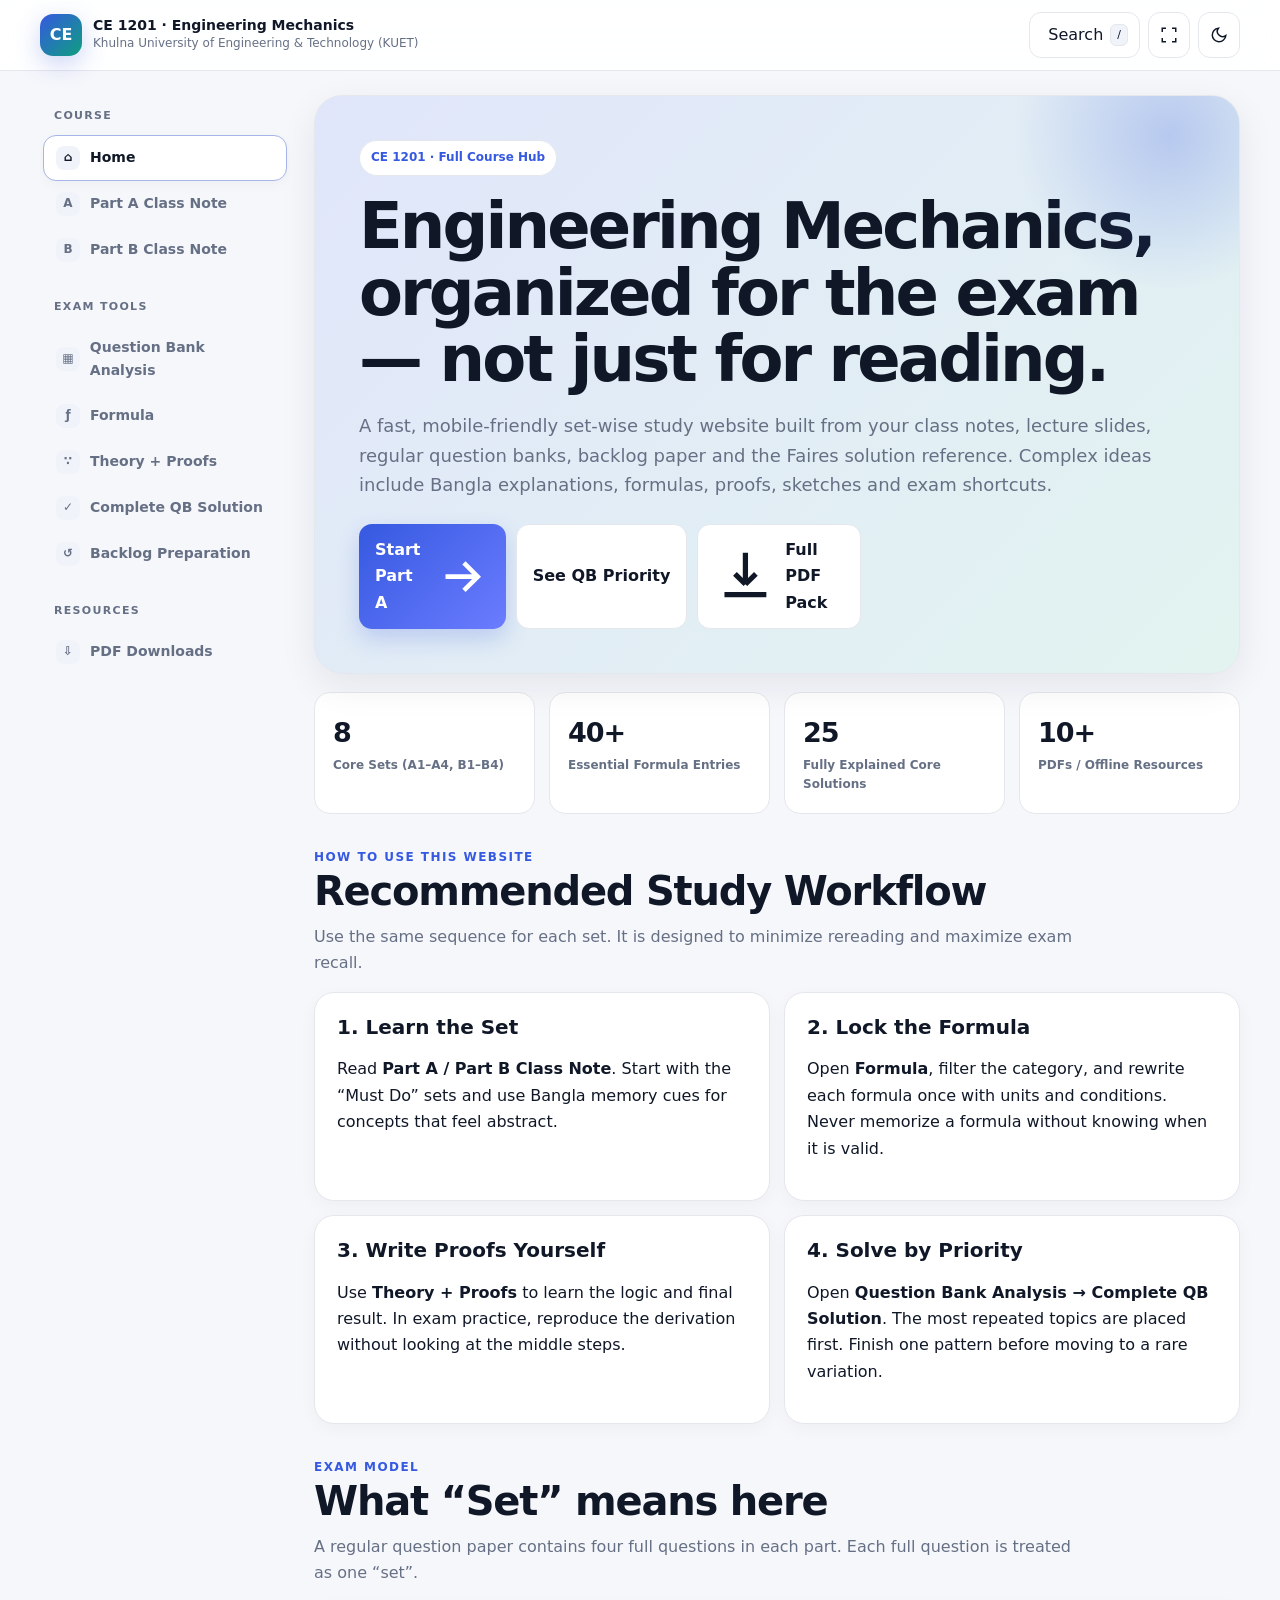
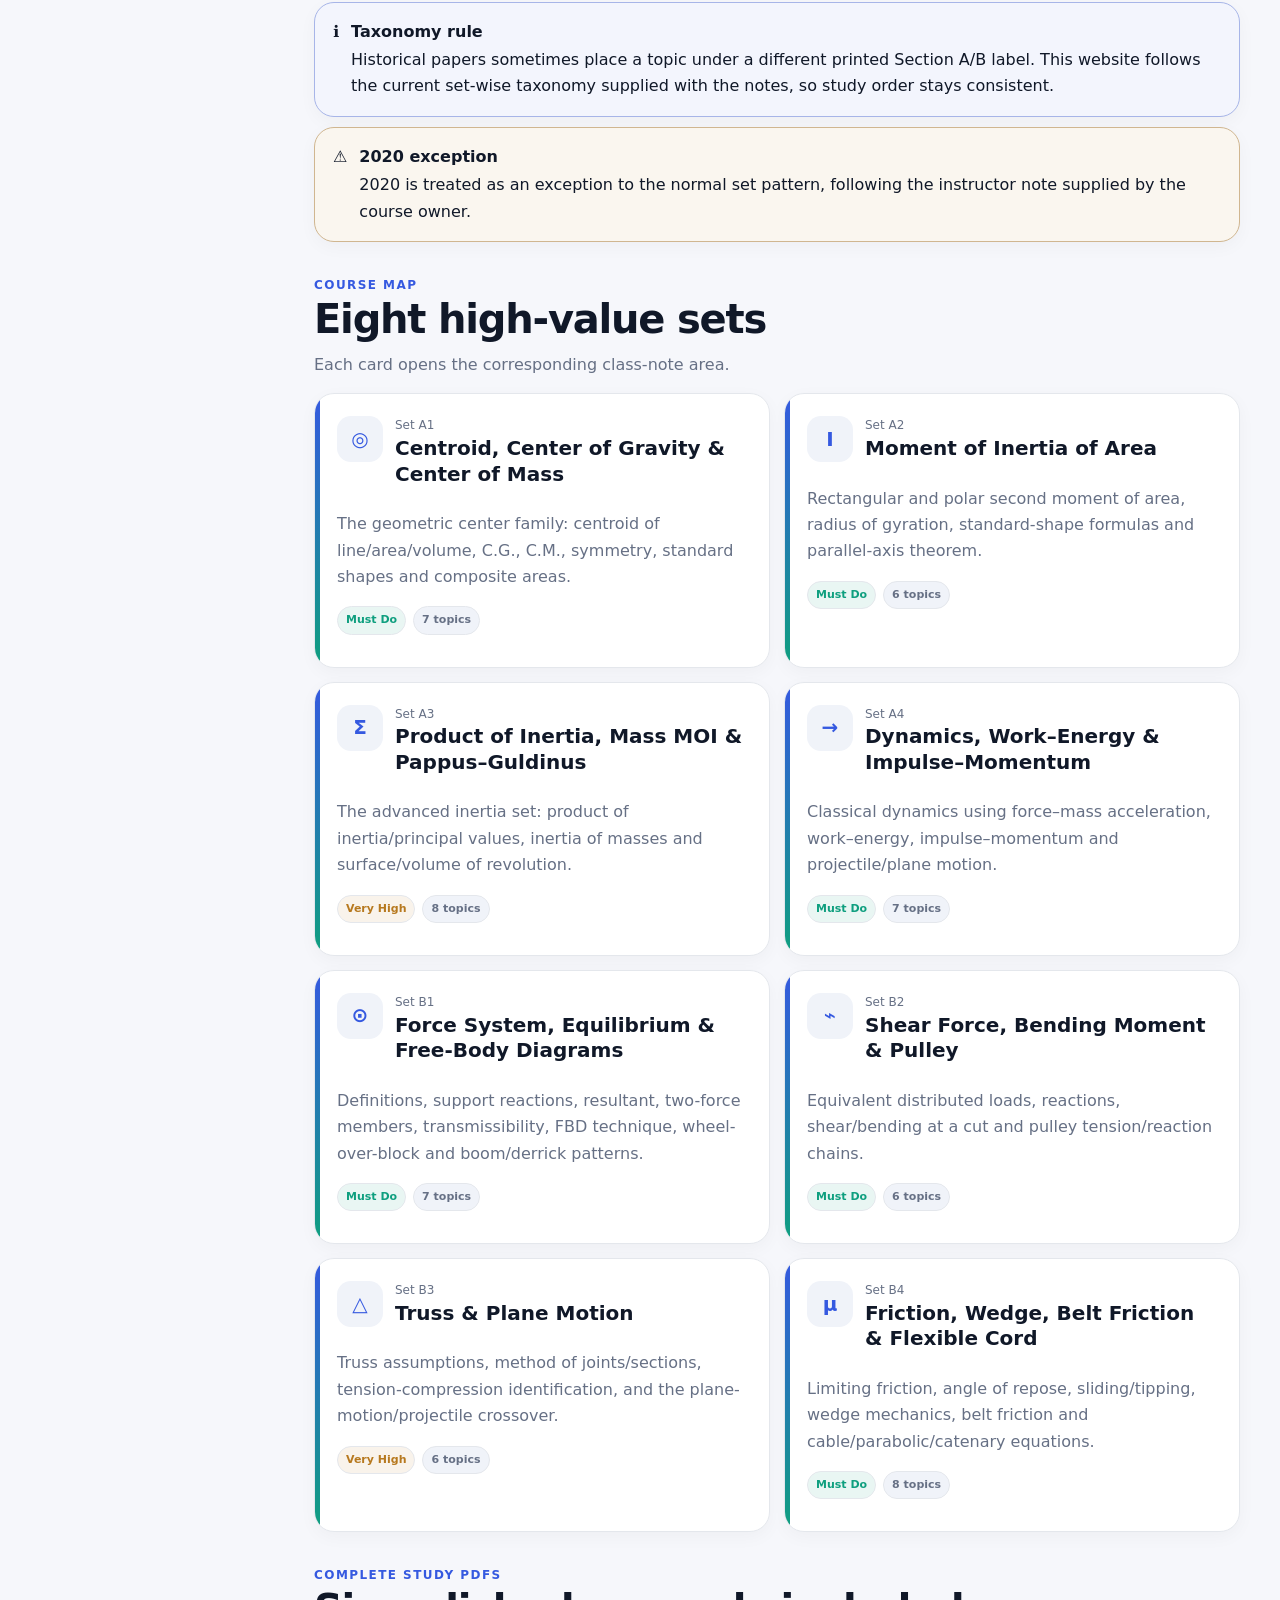
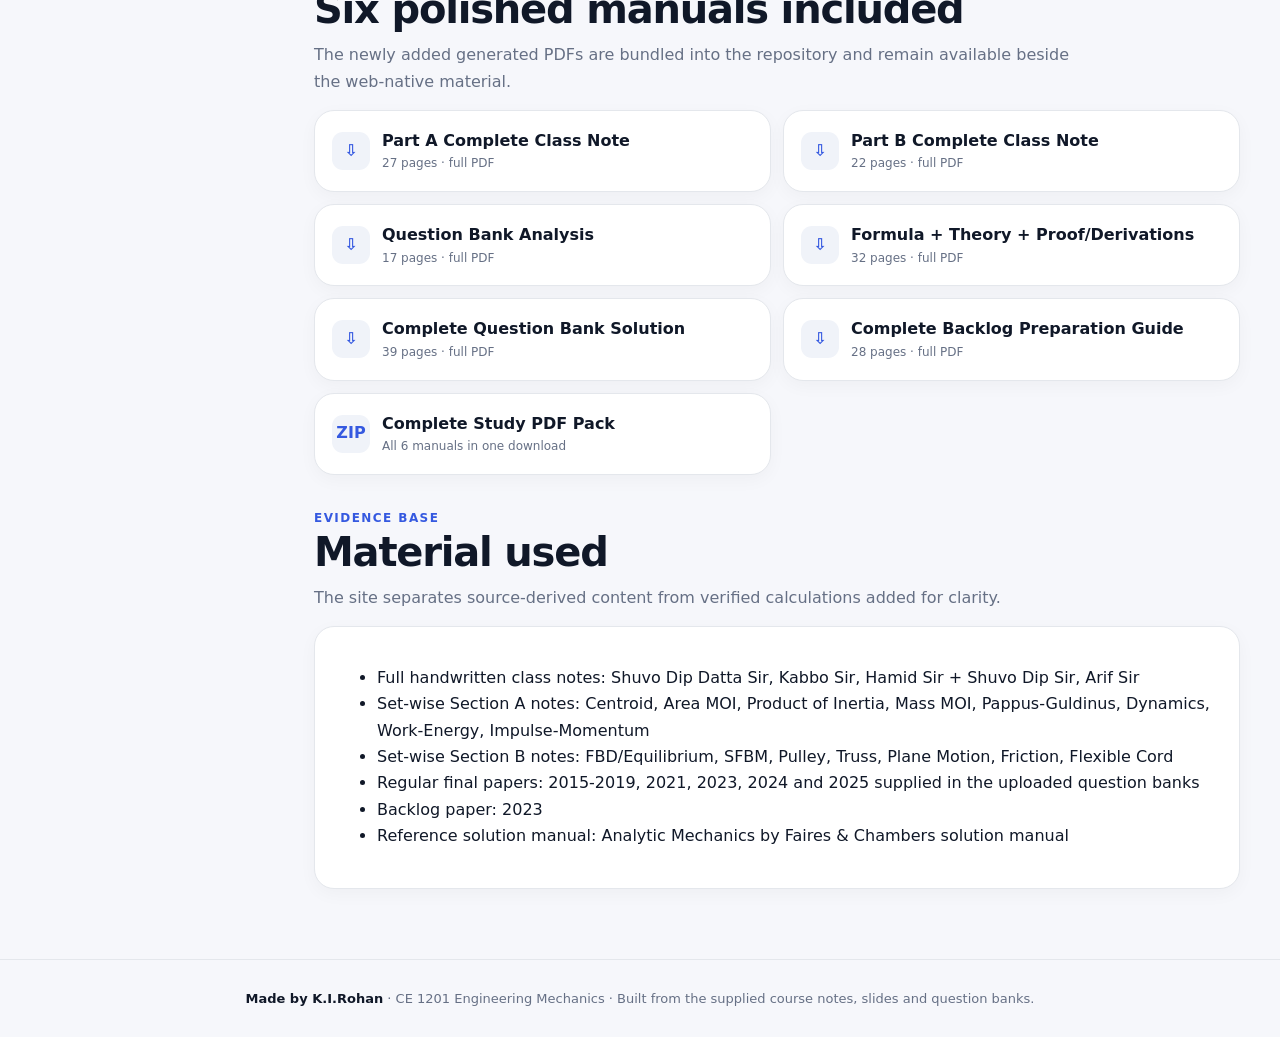
<file: index.html>
<!doctype html>
<html lang="en" data-theme="light">
<head>
  <meta charset="utf-8">
  <meta name="viewport" content="width=device-width,initial-scale=1,viewport-fit=cover">
  <meta name="theme-color" content="#3559e0">
  <meta name="description" content="CE 1201 Engineering Mechanics full course hub: set-wise notes, question bank analysis, formula, proofs, solutions and backlog preparation.">
  <title>CE 1201 · Engineering Mechanics</title>
  <link rel="manifest" href="manifest.webmanifest">
  <link rel="stylesheet" href="assets/css/styles.css">
</head>
<body>
  <noscript><div style="padding:2rem;font-family:system-ui">This study website needs JavaScript enabled.</div></noscript>
  <script src="assets/js/data.js"></script>
  <script src="assets/js/pdf-index.js"></script>
  <script src="assets/js/app.js"></script>
</body>
</html>
</file>
<file: assets/css/styles.css>
:root{
  --bg:#f6f7fb;--surface:#ffffff;--surface2:#f0f3f9;--text:#101828;--muted:#667085;--line:#e4e7ec;
  --primary:#3559e0;--primary2:#6b7cff;--accent:#0f9f7f;--warn:#b7791f;--danger:#c2415d;
  --shadow:0 12px 36px rgba(15,23,42,.08);--radius:20px;--radius-sm:12px;--max:1240px;
}
[data-theme="dark"]{
  --bg:#0b1020;--surface:#11182b;--surface2:#172036;--text:#eef2ff;--muted:#a7b0c5;--line:#26324c;
  --primary:#8da2ff;--primary2:#5f79ff;--accent:#55d8ba;--warn:#f3bf61;--danger:#ff8aa0;
  --shadow:0 18px 48px rgba(0,0,0,.28)
}
*{box-sizing:border-box}html{scroll-behavior:smooth}body{margin:0;background:var(--bg);color:var(--text);font-family:Inter,ui-sans-serif,system-ui,-apple-system,"Segoe UI",Roboto,"Noto Sans Bengali","Noto Sans",Arial,sans-serif;line-height:1.65;transition:background .25s,color .25s}a{color:inherit}button,input{font:inherit}.app-shell{min-height:100vh}.topbar{position:sticky;top:0;z-index:50;background:color-mix(in srgb,var(--surface) 90%,transparent);backdrop-filter:blur(18px);border-bottom:1px solid var(--line)}.topbar-inner{max-width:var(--max);margin:auto;display:flex;align-items:center;gap:14px;padding:12px 20px}.brand{display:flex;align-items:center;gap:11px;text-decoration:none;min-width:0}.brand-mark{width:42px;height:42px;border-radius:13px;display:grid;place-items:center;background:linear-gradient(135deg,var(--primary),var(--accent));color:white;font-weight:900;box-shadow:0 8px 24px rgba(53,89,224,.25)}.brand-text{min-width:0}.brand-text b{display:block;font-size:14px;line-height:1.2}.brand-text span{display:block;color:var(--muted);font-size:12px;white-space:nowrap;overflow:hidden;text-overflow:ellipsis}.nav-actions{margin-left:auto;display:flex;gap:8px}.icon-btn,.pill-btn{border:1px solid var(--line);background:var(--surface);color:var(--text);border-radius:12px;padding:9px 11px;cursor:pointer;display:inline-flex;align-items:center;justify-content:center;gap:7px;transition:.2s}.icon-btn:hover,.pill-btn:hover{transform:translateY(-1px);border-color:var(--primary);box-shadow:0 6px 18px rgba(53,89,224,.10)}.icon-btn svg{width:18px;height:18px}.mobile-menu{display:none}.layout{max-width:var(--max);margin:auto;display:grid;grid-template-columns:250px minmax(0,1fr);gap:24px;padding:24px 20px 70px}.sidebar{position:sticky;top:82px;height:calc(100vh - 102px);overflow:auto;padding:4px}.side-group{margin-bottom:18px}.side-label{font-size:11px;color:var(--muted);font-weight:800;letter-spacing:.12em;text-transform:uppercase;padding:8px 10px}.side-link{display:flex;align-items:center;gap:10px;text-decoration:none;color:var(--muted);padding:10px 12px;border-radius:12px;margin:2px 0;font-size:14px;font-weight:650;transition:.18s}.side-link:hover,.side-link.active{background:var(--surface);color:var(--text);box-shadow:0 4px 14px rgba(0,0,0,.04)}.side-link.active{outline:1px solid color-mix(in srgb,var(--primary) 35%,var(--line))}.side-icon{width:24px;height:24px;display:grid;place-items:center;border-radius:8px;background:var(--surface2);font-size:12px}.main{min-width:0}.hero{position:relative;overflow:hidden;border-radius:28px;padding:44px;background:linear-gradient(135deg,color-mix(in srgb,var(--primary) 15%,var(--surface)),color-mix(in srgb,var(--accent) 12%,var(--surface)));border:1px solid var(--line);box-shadow:var(--shadow)}.hero:after{content:"";position:absolute;right:-90px;top:-120px;width:320px;height:320px;border-radius:50%;background:radial-gradient(circle,color-mix(in srgb,var(--primary) 25%,transparent),transparent 68%);pointer-events:none}.eyebrow{display:inline-flex;align-items:center;gap:8px;background:var(--surface);border:1px solid var(--line);padding:7px 11px;border-radius:999px;font-size:12px;font-weight:800;color:var(--primary)}h1{font-size:clamp(34px,6vw,64px);line-height:1.04;letter-spacing:-.045em;margin:17px 0 12px;max-width:850px}h2{font-size:clamp(26px,3.5vw,40px);line-height:1.15;letter-spacing:-.03em;margin:0 0 10px}h3{font-size:20px;line-height:1.28;margin:0 0 8px}h4{margin:0 0 7px}.lead{font-size:18px;color:var(--muted);max-width:800px}.hero-actions{display:flex;flex-wrap:wrap;gap:10px;margin-top:24px}.primary-btn{background:linear-gradient(135deg,var(--primary),var(--primary2));color:white;border:0;border-radius:13px;padding:12px 16px;font-weight:800;text-decoration:none;display:inline-flex;align-items:center;gap:8px;cursor:pointer;box-shadow:0 10px 22px rgba(53,89,224,.22);transition:.2s}.primary-btn:hover{transform:translateY(-2px)}.secondary-btn{background:var(--surface);border:1px solid var(--line);color:var(--text);border-radius:13px;padding:12px 16px;font-weight:750;text-decoration:none;display:inline-flex;align-items:center;gap:8px;cursor:pointer}.stats-grid,.card-grid,.set-grid,.formula-grid-ui{display:grid;gap:14px}.stats-grid{grid-template-columns:repeat(4,1fr);margin:18px 0 28px}.stat-card{background:var(--surface);border:1px solid var(--line);border-radius:16px;padding:18px}.stat-number{font-size:27px;font-weight:900;letter-spacing:-.04em}.stat-label{font-size:12px;color:var(--muted);font-weight:700}.section{margin-top:34px}.section-head{display:flex;align-items:end;justify-content:space-between;gap:14px;margin-bottom:15px}.section-kicker{font-size:12px;font-weight:850;letter-spacing:.12em;text-transform:uppercase;color:var(--primary)}.section-desc{color:var(--muted);max-width:760px}.card-grid{grid-template-columns:repeat(2,minmax(0,1fr))}.set-grid{grid-template-columns:repeat(2,minmax(0,1fr))}.card,.set-card,.topic-card,.formula-card,.solution-card,.proof-card,.notice,.source-card{background:var(--surface);border:1px solid var(--line);border-radius:var(--radius);box-shadow:0 5px 18px rgba(15,23,42,.035)}.card,.set-card{padding:22px}.set-card{position:relative;overflow:hidden;transition:.22s}.set-card:hover{transform:translateY(-3px);box-shadow:var(--shadow)}.set-card:before{content:"";position:absolute;left:0;top:0;width:5px;height:100%;background:linear-gradient(var(--primary),var(--accent))}.set-top{display:flex;gap:12px;align-items:flex-start}.set-icon{width:46px;height:46px;border-radius:14px;display:grid;place-items:center;background:var(--surface2);font-weight:900;font-size:20px;color:var(--primary);flex:0 0 auto}.badges{display:flex;flex-wrap:wrap;gap:7px;margin:10px 0}.badge{display:inline-flex;align-items:center;border-radius:999px;padding:4px 8px;font-size:11px;font-weight:800;background:var(--surface2);color:var(--muted);border:1px solid var(--line)}.badge.high{color:var(--danger);background:color-mix(in srgb,var(--danger) 8%,var(--surface))}.badge.very{color:var(--warn);background:color-mix(in srgb,var(--warn) 9%,var(--surface))}.badge.must{color:var(--accent);background:color-mix(in srgb,var(--accent) 9%,var(--surface))}.muted{color:var(--muted)}.small{font-size:12px}.topic-stack{display:grid;gap:13px;margin-top:18px}.topic-card{padding:20px}.topic-card p{margin:7px 0}.topic-card ol,.topic-card ul{margin:8px 0 6px;padding-left:22px}.topic-qb{border-top:1px dashed var(--line);padding-top:10px;margin-top:12px;color:var(--muted);font-size:12px}.bn{background:color-mix(in srgb,var(--accent) 8%,var(--surface));border-left:3px solid var(--accent);padding:10px 12px;border-radius:8px}.math-block{overflow:auto;margin:10px 0;padding:12px 14px;text-align:center;border-radius:12px;background:var(--surface2);font-family:"STIX Two Math","Cambria Math","Times New Roman",serif;font-size:18px;white-space:nowrap}.frac{display:inline-grid;grid-template-rows:auto auto;text-align:center;vertical-align:middle;line-height:1.2;margin:0 .15em}.frac>span:first-child{border-bottom:1px solid currentColor;padding:0 .18em .08em}.frac>span:last-child{padding:.08em .18em 0}.formula-grid{display:grid;grid-template-columns:repeat(2,minmax(0,1fr));gap:9px;margin:10px 0}.formula-grid>div{background:var(--surface2);padding:12px;border-radius:11px}.memory-row{display:flex;flex-wrap:wrap;gap:7px;margin-top:16px}.memory-chip{background:color-mix(in srgb,var(--primary) 8%,var(--surface));border:1px solid color-mix(in srgb,var(--primary) 24%,var(--line));padding:6px 9px;border-radius:999px;font-size:11px;font-weight:750;color:var(--primary)}.notice{padding:16px 18px;display:flex;gap:12px;align-items:flex-start}.notice.warn{border-color:color-mix(in srgb,var(--warn) 45%,var(--line));background:color-mix(in srgb,var(--warn) 7%,var(--surface))}.notice.info{border-color:color-mix(in srgb,var(--primary) 35%,var(--line));background:color-mix(in srgb,var(--primary) 6%,var(--surface))}.notice strong{display:block;margin-bottom:2px}.table-wrap{overflow:auto;border:1px solid var(--line);border-radius:16px;background:var(--surface)}table{width:100%;border-collapse:collapse;min-width:720px}th,td{padding:12px 14px;text-align:left;border-bottom:1px solid var(--line);vertical-align:top;font-size:13px}th{background:var(--surface2);font-size:11px;text-transform:uppercase;letter-spacing:.06em;color:var(--muted);position:sticky;top:0}tr:last-child td{border-bottom:0}.rank{font-weight:900;color:var(--primary)}.priority-bar{height:8px;background:var(--surface2);border-radius:99px;overflow:hidden;margin-top:8px}.priority-bar span{display:block;height:100%;border-radius:inherit;background:linear-gradient(90deg,var(--primary),var(--accent))}.formula-toolbar,.solution-toolbar{display:flex;gap:10px;flex-wrap:wrap;margin:16px 0}.search-input{width:100%;border:1px solid var(--line);background:var(--surface);color:var(--text);border-radius:14px;padding:12px 14px;outline:none}.search-input:focus{border-color:var(--primary);box-shadow:0 0 0 3px color-mix(in srgb,var(--primary) 15%,transparent)}.formula-grid-ui{grid-template-columns:repeat(2,minmax(0,1fr))}.formula-card{padding:18px}.formula-card .formula{font-family:"STIX Two Math","Cambria Math","Times New Roman",serif;font-size:18px;padding:10px;background:var(--surface2);border-radius:10px;margin:9px 0}.filter-chip{border:1px solid var(--line);background:var(--surface);padding:7px 10px;border-radius:999px;cursor:pointer;color:var(--muted);font-size:12px;font-weight:700}.filter-chip.active{background:var(--primary);color:white;border-color:var(--primary)}.proof-card,.solution-card{padding:22px;margin-bottom:14px}.proof-steps,.solution-steps{counter-reset:step;list-style:none;padding:0;margin:14px 0;display:grid;gap:9px}.proof-steps li,.solution-steps li{counter-increment:step;display:grid;grid-template-columns:30px 1fr;gap:10px;align-items:start}.proof-steps li:before,.solution-steps li:before{content:counter(step);width:28px;height:28px;border-radius:9px;display:grid;place-items:center;background:var(--surface2);color:var(--primary);font-weight:900;font-size:12px}.answer-box{border:1px solid color-mix(in srgb,var(--accent) 38%,var(--line));background:color-mix(in srgb,var(--accent) 8%,var(--surface));padding:12px 14px;border-radius:12px;margin-top:10px}.sketch{margin:12px 0;background:var(--surface2);border-radius:14px;padding:12px;overflow:auto}.sketch svg{display:block;max-width:100%;height:auto;margin:auto}.search-overlay{position:fixed;inset:0;z-index:100;background:rgba(10,15,28,.55);backdrop-filter:blur(8px);display:none;align-items:flex-start;justify-content:center;padding:8vh 16px}.search-overlay.open{display:flex}.search-modal{width:min(780px,100%);max-height:80vh;overflow:auto;background:var(--surface);border:1px solid var(--line);border-radius:22px;box-shadow:0 30px 80px rgba(0,0,0,.30);padding:16px}.search-head{display:flex;gap:8px}.search-results{display:grid;gap:7px;margin-top:10px}.search-result{display:block;text-decoration:none;padding:12px 13px;border-radius:12px;border:1px solid var(--line);background:var(--surface2)}.search-result:hover{border-color:var(--primary)}.search-result small{color:var(--muted)}.empty{padding:30px;text-align:center;color:var(--muted)}.source-grid{display:grid;grid-template-columns:repeat(2,minmax(0,1fr));gap:12px}.source-card{padding:17px;display:flex;align-items:center;gap:12px;text-decoration:none}.source-card:hover{border-color:var(--primary)}.download-icon{width:38px;height:38px;border-radius:11px;display:grid;place-items:center;background:var(--surface2);color:var(--primary);font-weight:900}.timeline{display:grid;gap:10px}.timeline-item{display:grid;grid-template-columns:75px 1fr;gap:13px}.timeline-day{font-weight:900;color:var(--primary)}.timeline-body{border-left:2px solid var(--line);padding:0 0 12px 15px}.footer{border-top:1px solid var(--line);padding:28px 20px;text-align:center;color:var(--muted);font-size:13px}.footer b{color:var(--text)}.reveal{opacity:0;transform:translateY(12px);transition:opacity .55s ease,transform .55s ease}.reveal.in{opacity:1;transform:none}.focus-mode .sidebar,.focus-mode .brand-text span,.focus-mode .topbar .pill-btn[data-hide-focus="1"]{display:none}.focus-mode .layout{grid-template-columns:1fr;max-width:940px}.focus-mode .main{width:100%}.focus-mode .topbar-inner{max-width:940px}.kbd{display:inline-block;padding:1px 6px;border-radius:6px;background:var(--surface2);border:1px solid var(--line);font-size:11px}.progress{height:3px;position:fixed;top:0;left:0;z-index:200;background:linear-gradient(90deg,var(--primary),var(--accent));width:0}.print-only{display:none}
@media(max-width:900px){.layout{grid-template-columns:1fr;padding:16px 14px 60px}.sidebar{position:fixed;top:0;left:0;bottom:0;z-index:80;width:280px;height:auto;background:var(--surface);padding:75px 14px 22px;transform:translateX(-105%);transition:.25s;box-shadow:20px 0 50px rgba(0,0,0,.25)}.sidebar.open{transform:none}.mobile-menu{display:inline-flex}.brand-text span{display:none}.stats-grid{grid-template-columns:repeat(2,1fr)}.card-grid,.set-grid,.formula-grid-ui,.source-grid{grid-template-columns:1fr}.hero{padding:30px 22px}.topbar-inner{padding:10px 14px}}
@media(max-width:560px){.nav-actions .pill-label{display:none}.hero{padding:26px 18px;border-radius:22px}.stats-grid{grid-template-columns:1fr 1fr}.stat-card{padding:14px}.section-head{align-items:flex-start;flex-direction:column}.formula-grid{grid-template-columns:1fr}.topic-card,.proof-card,.solution-card{padding:16px}.timeline-item{grid-template-columns:1fr}.timeline-body{border-left:0;border-top:1px solid var(--line);padding:8px 0 14px}.topbar .brand-text b{font-size:12px}}
@media print{.topbar,.sidebar,.hero-actions,.formula-toolbar,.solution-toolbar,.footer,.progress,.no-print{display:none!important}.layout{display:block;max-width:none;padding:0}.main{width:100%}.card,.set-card,.topic-card,.formula-card,.proof-card,.solution-card,.notice{box-shadow:none;break-inside:avoid}.reveal{opacity:1;transform:none}.print-only{display:block}body{background:white;color:black}.section{page-break-before:auto}}

.pdf-source-bar{margin:14px 0 18px;align-items:center}.pdf-actions{margin-left:auto;display:flex;gap:8px;flex-wrap:wrap}.pdf-actions a{white-space:nowrap}.source-card{transition:transform .2s,border-color .2s}.source-card:hover{transform:translateY(-2px)}@media(max-width:700px){.pdf-source-bar{align-items:flex-start;flex-wrap:wrap}.pdf-actions{width:100%;margin-left:0}.pdf-actions a{flex:1;text-align:center}}
</file>
